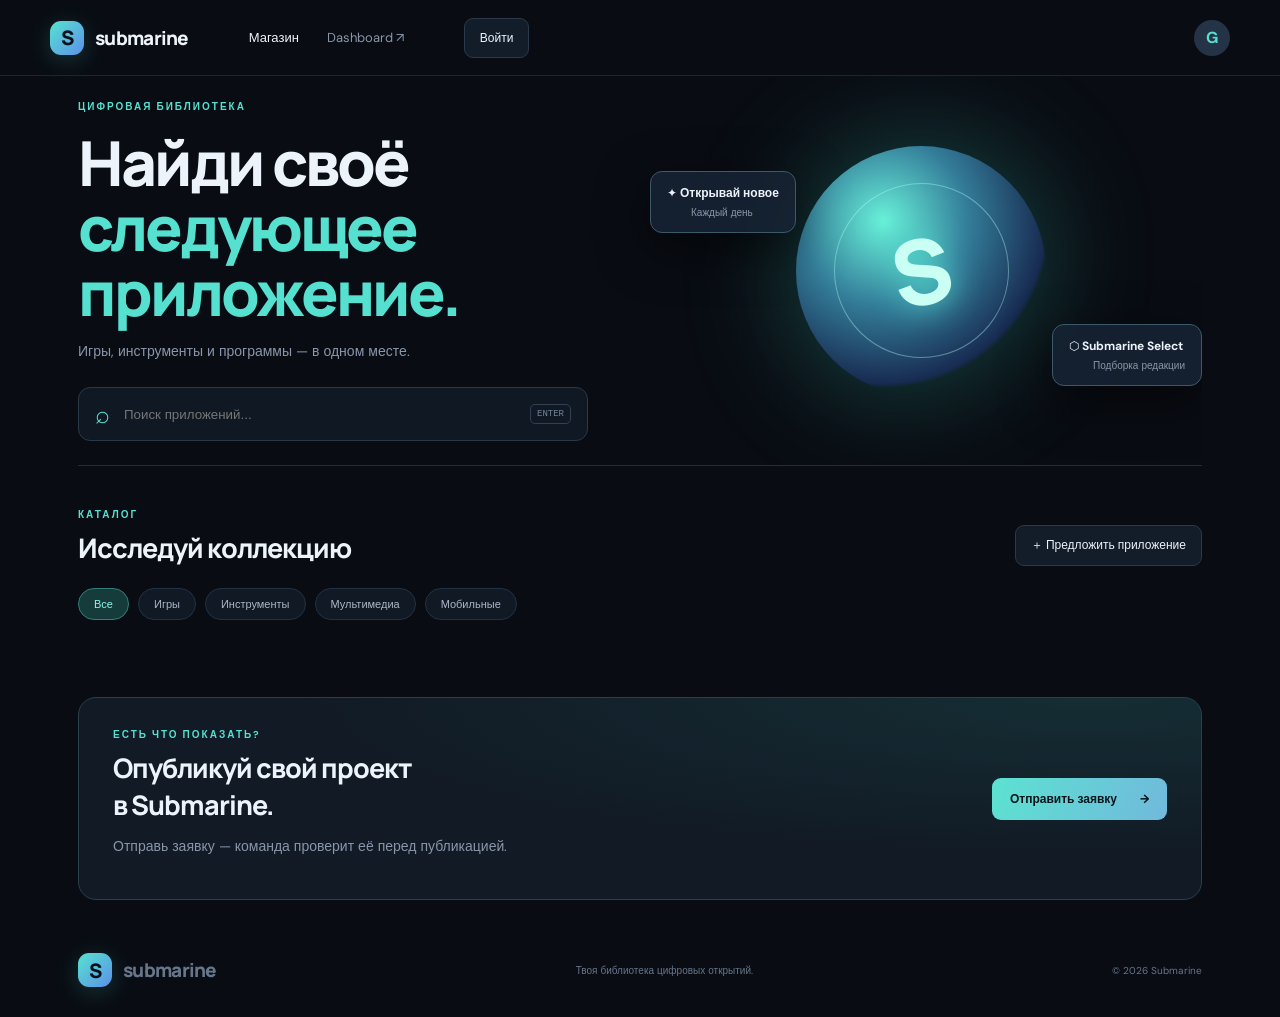
<file: index.html>
<!doctype html>
<html lang="ru"><head><meta charset="utf-8"><meta name="viewport" content="width=device-width,initial-scale=1"><title>Submarine Store</title><link rel="stylesheet" href="style.css"></head>
<body data-page="store">
<header class="top"><a class="brand" href="index.html"><span class="logo">S</span> submarine</a><nav><a class="active" href="index.html">Магазин</a><a href="dashboard.html">Dashboard ↗</a></nav><button class="ghost" id="authBtn">Войти</button><div class="user" id="userBadge">G</div></header>
<main class="wrap">
<section class="hero"><div><div class="eyebrow">ЦИФРОВАЯ БИБЛИОТЕКА</div><h1>Найди своё<br><em>следующее приложение.</em></h1><p>Игры, инструменты и программы — в одном месте.</p><div class="search"><span>⌕</span><input id="search" placeholder="Поиск приложений..." /><kbd>ENTER</kbd></div></div><div class="hero-art"><div class="orb"></div><div class="float-card fc1">✦ <b>Открывай новое</b><small>Каждый день</small></div><div class="float-card fc2">⬡ <b>Submarine Select</b><small>Подборка редакции</small></div><div class="ring">S</div></div></section>
<section class="section-head"><div><div class="eyebrow">КАТАЛОГ</div><h2>Исследуй коллекцию</h2></div><button class="ghost" id="submitBtn">＋ Предложить приложение</button></section>
<div class="filters" id="filters"><button class="chip selected" data-cat="Все">Все</button><button class="chip" data-cat="Игры">Игры</button><button class="chip" data-cat="Инструменты">Инструменты</button><button class="chip" data-cat="Мультимедиа">Мультимедиа</button><button class="chip" data-cat="Мобильные">Мобильные</button></div>
<section class="cards" id="cards"></section>
<section class="bottom-cta"><div><div class="eyebrow">ЕСТЬ ЧТО ПОКАЗАТЬ?</div><h2>Опубликуй свой проект<br>в Submarine.</h2><p>Отправь заявку — команда проверит её перед публикацией.</p></div><button class="primary" id="submitBtn2">Отправить заявку <span>→</span></button></section>
<footer><span class="brand"><span class="logo">S</span> submarine</span><span>Твоя библиотека цифровых открытий.</span><span>© 2026 Submarine</span></footer>
</main>
<div class="modal hidden" id="modal"><div class="dialog"><button class="close" id="close">×</button><div class="eyebrow">НОВАЯ ЗАЯВКА</div><h2>Предложить приложение</h2><label>Название<input placeholder="Например, Pixel Studio"></label><label>Ссылка на файл или страницу<input placeholder="https://..."></label><label>Категория<select><option>Игры</option><option>Инструменты</option><option>Мультимедиа</option><option>Мобильные</option></select></label><label>Описание<textarea placeholder="Расскажи о приложении"></textarea></label><button class="primary full" id="send">Отправить на проверку →</button><p class="hint" id="notice"></p></div></div>
<script type="module" src="app.js"></script></body></html>
</file>
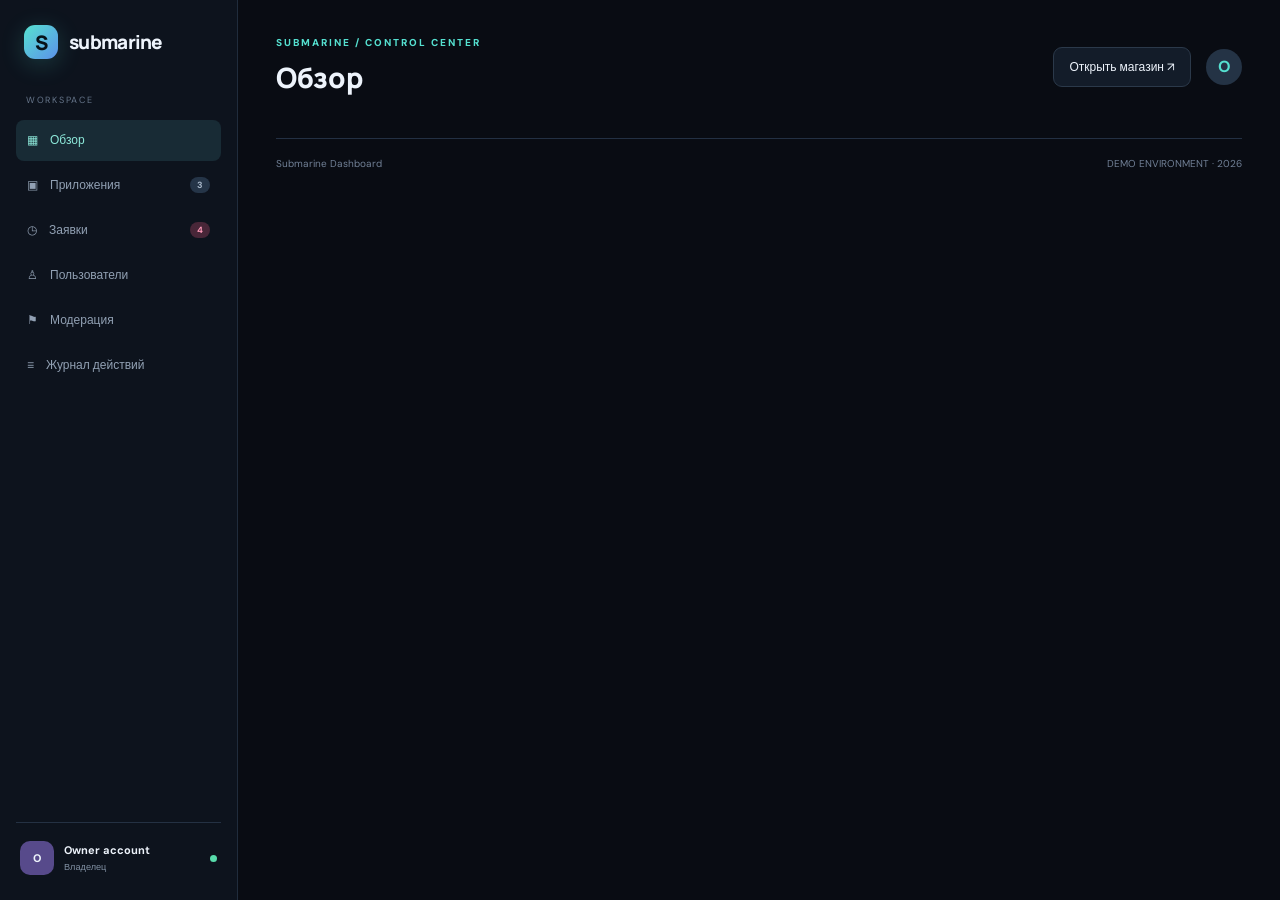
<file: dashboard.html>
<!doctype html>
<html lang="ru"><head><meta charset="utf-8"><meta name="viewport" content="width=device-width,initial-scale=1"><title>Submarine Dashboard</title><link rel="stylesheet" href="style.css"></head>
<body data-page="dashboard">
<aside class="sidebar"><a class="brand" href="index.html"><span class="logo">S</span> submarine</a><div class="side-label">WORKSPACE</div><a class="side active" data-view="overview">▦　Обзор</a><a class="side" data-view="apps">▣　Приложения <b class="count">3</b></a><a class="side" data-view="requests">◷　Заявки <b class="count pink">4</b></a><a class="side" data-view="users">♙　Пользователи</a><a class="side" data-view="moderation">⚑　Модерация</a><a class="side" data-view="logs">≡　Журнал действий</a><div class="side-bottom"><div class="admin-avatar">O</div><div><b>Owner account</b><small>Владелец</small></div><span class="online"></span></div></aside>
<main class="dash-main"><header class="dash-top"><div><span class="eyebrow">SUBMARINE / CONTROL CENTER</span><h1 id="viewTitle">Обзор</h1></div><div class="top-actions"><a class="ghost linkbtn" href="index.html">Открыть магазин ↗</a><div class="user">O</div></div></header>
<div id="viewContent"></div><footer class="dash-footer">Submarine Dashboard <span>DEMO ENVIRONMENT · 2026</span></footer></main>
<div class="toast" id="toast"></div><script type="module" src="dashboard.js"></script></body></html>
</file>
<file: style.css>
@import url('https://fonts.googleapis.com/css2?family=DM+Sans:wght@400;500;600;700;800&family=Manrope:wght@400;500;600;700;800&display=swap');
:root{--bg:#090c13;--panel:#111722;--panel2:#151e2c;--line:#222d3d;--text:#edf3fb;--muted:#8996a9;--cyan:#55e0d0;--purple:#8b7cff;--pink:#ff7ca8}*{box-sizing:border-box}body{margin:0;background:var(--bg);color:var(--text);font-family:'DM Sans',sans-serif}a{color:inherit;text-decoration:none}button{font:inherit;cursor:pointer;color:inherit;border:0}.top{height:76px;border-bottom:1px solid #1b2533;display:flex;align-items:center;padding:0 max(calc((100% - 1180px)/2),28px);gap:60px}.brand{display:flex;align-items:center;gap:11px;font:800 19px Manrope;letter-spacing:-.7px}.logo{width:34px;height:34px;display:grid;place-items:center;border-radius:11px;background:linear-gradient(135deg,#56e2d1,#5c91e9);color:#071119;font-weight:900;font-size:20px;box-shadow:0 5px 25px #55e0d033}.top nav{display:flex;gap:28px;color:var(--muted);font-size:13px}.top nav a.active{color:var(--text)}.user{margin-left:auto;width:36px;height:36px;border-radius:50%;background:#243345;display:flex;align-items:center;justify-content:center;font-weight:700;color:var(--cyan)}.user span{display:none}.wrap{max-width:1180px;margin:auto;padding:0 28px}.hero{min-height:390px;display:grid;grid-template-columns:1fr 1fr;align-items:center;border-bottom:1px solid var(--line);overflow:hidden}.eyebrow{font-size:10px;letter-spacing:2px;color:var(--cyan);font-weight:800}.hero h1{font:800 clamp(38px,5vw,62px)/1.05 Manrope;letter-spacing:-3px;margin:17px 0}.hero h1 em{font-style:normal;color:var(--cyan)}.hero p,.bottom-cta p{color:var(--muted);font-size:14px}.search{margin-top:27px;max-width:510px;height:54px;border:1px solid #29394a;background:#101824;border-radius:12px;display:flex;align-items:center;padding:0 16px;gap:12px}.search span{font-size:25px;color:var(--cyan)}.search input{background:none;border:0;outline:0;color:white;flex:1;font:14px inherit}.search kbd{font-size:9px;color:#758398;border:1px solid #334052;padding:4px 6px;border-radius:5px}.hero-art{height:330px;position:relative;display:grid;place-items:center}.orb{position:absolute;width:250px;height:250px;border-radius:50%;background:radial-gradient(circle at 35% 30%,#69f1d9,#347e9a 35%,#182b51 68%,transparent 70%);filter:drop-shadow(0 0 55px #37cbb755)}.ring{width:175px;height:175px;border:1px solid #b1fff866;border-radius:50%;display:grid;place-items:center;font:800 90px Manrope;color:#cafff4;text-shadow:0 0 30px #55e0d0;transform:rotate(-12deg);z-index:1}.float-card{position:absolute;z-index:2;background:#172333dd;border:1px solid #3b5967;border-radius:12px;padding:13px 16px;box-shadow:0 15px 50px #0008;font-size:12px}.float-card small{display:block;color:var(--muted);margin:5px 0 0 24px}.fc1{top:65px;left:10px}.fc2{bottom:50px;right:0}.section-head{display:flex;align-items:end;justify-content:space-between;margin:42px 0 22px}.section-head h2,.bottom-cta h2{font:750 27px Manrope;margin:8px 0 0;letter-spacing:-1px}.ghost{background:#131c29;border:1px solid #2b394a;border-radius:9px;padding:11px 15px;font-size:12px}.ghost:hover,.chip:hover{border-color:var(--cyan)}.filters{display:flex;gap:9px;flex-wrap:wrap;margin-bottom:22px}.chip{background:#111925;border:1px solid #243143;color:#aab6c7;border-radius:20px;padding:8px 15px;font-size:11px}.chip.selected{background:#153b3b;border-color:#347e79;color:#8ef5e5}.cards{display:grid;grid-template-columns:repeat(3,1fr);gap:16px}.app-card{background:linear-gradient(145deg,#151e2b,#101722);border:1px solid #253244;border-radius:15px;padding:18px;transition:.2s}.app-card:hover{transform:translateY(-4px);border-color:#4b9e9a}.app-top{display:flex;align-items:center;gap:13px}.app-icon{width:52px;height:52px;border-radius:14px;display:grid;place-items:center;font-size:24px;background:linear-gradient(135deg,#284e60,#23314b)}.app-icon.purple{background:linear-gradient(135deg,#55458a,#283b65)}.app-icon.orange{background:linear-gradient(135deg,#87563b,#503047)}.app-card h3{font-size:15px;margin:0 0 4px}.app-card small,.muted{color:var(--muted);font-size:11px}.rating{margin-left:auto;color:#f3d68a;font-size:11px}.app-card p{color:#9ca9ba;font-size:12px;line-height:1.55;min-height:38px}.tags{display:flex;gap:7px}.tag{font-size:9px;color:#92a5b9;background:#1c2938;padding:5px 8px;border-radius:5px}.card-foot{display:flex;justify-content:space-between;align-items:center;border-top:1px solid #253143;padding-top:13px;margin-top:15px;font-size:11px;color:#a9b6c6}.download{background:#193d3b;color:#8df2df;padding:8px 12px;border-radius:7px}.bottom-cta{margin:55px 0 35px;border:1px solid #28414a;border-radius:18px;padding:30px 34px;background:radial-gradient(ellipse at 90% 0%,#1c4a4a66,transparent 55%),#111a25;display:flex;align-items:center;justify-content:space-between}.primary{background:linear-gradient(110deg,#5ce2d1,#71b9dc);color:#08151b;border-radius:9px;padding:13px 18px;font-weight:800;font-size:12px}.primary span{margin-left:20px}footer{display:flex;align-items:center;justify-content:space-between;color:#67768a;font-size:10px;padding:18px 0 30px}.footer .brand{font-size:13px}.modal{position:fixed;inset:0;background:#02050bd9;display:grid;place-items:center;padding:20px;z-index:9}.hidden{display:none}.dialog{position:relative;width:min(480px,100%);background:#121b28;border:1px solid #334357;border-radius:18px;padding:28px}.dialog h2{font:750 24px Manrope;margin:10px 0 20px}.close{position:absolute;right:18px;top:14px;background:none;font-size:25px;color:#91a0b3}.dialog label{display:block;font-size:11px;color:#aebacc;margin:12px 0}.dialog input,.dialog select,.dialog textarea{display:block;width:100%;margin-top:7px;padding:12px;background:#0c131e;border:1px solid #2a394c;border-radius:8px;color:white;outline:0;font:12px inherit}.dialog textarea{min-height:75px;resize:vertical}.full{width:100%;margin-top:12px}.hint{color:var(--cyan);font-size:11px;min-height:14px}
/* dashboard */.sidebar{position:fixed;inset:0 auto 0 0;width:238px;background:#0d131d;border-right:1px solid #202c3c;padding:25px 16px;display:flex;flex-direction:column}.sidebar .brand{padding:0 8px 35px}.side-label{font-size:9px;letter-spacing:1.7px;color:#66758a;padding:0 10px 12px}.side{padding:12px 11px;color:#91a0b3;border-radius:8px;font-size:12px;margin:2px 0;cursor:pointer}.side.active,.side:hover{background:#182b35;color:#8de9da}.count{float:right;background:#253548;color:#aab9cb;border-radius:10px;padding:2px 7px;font-size:9px}.count.pink{background:#482638;color:#ff9bb9}.side-bottom{margin-top:auto;border-top:1px solid #243143;padding:18px 4px 0;display:flex;align-items:center;gap:10px;font-size:11px}.admin-avatar{width:34px;height:34px;border-radius:10px;background:#574a8b;display:grid;place-items:center;font-weight:800}.side-bottom small{display:block;color:#8190a3;margin-top:4px}.online{width:7px;height:7px;border-radius:50%;background:#58dbab;margin-left:auto}.dash-main{margin-left:238px;padding:30px 38px;max-width:1500px}.dash-top{display:flex;align-items:center;justify-content:space-between;margin-bottom:28px}.dash-top h1{font:800 28px Manrope;margin:7px 0}.top-actions{display:flex;align-items:center;gap:15px}.linkbtn{display:inline-block}.stats{display:grid;grid-template-columns:repeat(4,1fr);gap:14px}.stat{background:#121b27;border:1px solid #263448;border-radius:13px;padding:18px}.stat small{color:#8c9bb0;font-size:10px}.stat strong{display:block;font:800 27px Manrope;margin:12px 0 5px}.trend{font-size:10px;color:#70d9b8}.panel{background:#121b27;border:1px solid #263448;border-radius:13px;padding:19px;margin-top:17px}.panel-head{display:flex;align-items:center;justify-content:space-between;margin-bottom:15px}.panel h3{font:700 14px Manrope;margin:0}.table{width:100%;border-collapse:collapse;font-size:11px}.table th{text-align:left;color:#73849a;font-weight:500;padding:12px 9px;border-bottom:1px solid #2a3748}.table td{padding:13px 9px;border-bottom:1px solid #202c3c;color:#c0cad8}.status{padding:5px 8px;border-radius:6px;background:#173c35;color:#78e0bd;font-size:9px}.status.wait{background:#46391e;color:#f1d18a}.status.block{background:#482532;color:#ff9bb2}.mini-btn{padding:7px 10px;border:1px solid #35465a;background:#182434;border-radius:6px;font-size:10px;margin-right:5px}.mini-btn:hover{border-color:var(--cyan)}.two-col{display:grid;grid-template-columns:1.3fr 1fr;gap:15px}.activity{display:flex;gap:12px;padding:12px 0;border-bottom:1px solid #253143;font-size:11px;color:#b7c2d0}.dot{width:8px;height:8px;border-radius:50%;background:var(--cyan);margin-top:3px;flex:none}.activity small{display:block;color:#77869a;margin-top:5px}.toolbar{display:flex;gap:10px;margin-bottom:15px}.toolbar input{background:#111b28;border:1px solid #2a394c;border-radius:8px;padding:10px 13px;color:white;outline:0;flex:1}.dash-footer{border-top:1px solid #233043;margin-top:35px;padding-top:18px;color:#718096;font-size:10px}.dash-footer span{float:right}.toast{position:fixed;bottom:22px;right:22px;background:#173b35;border:1px solid #3a8b7b;padding:12px 18px;border-radius:9px;font-size:12px;opacity:0;transition:.2s}.toast.show{opacity:1}
@media(max-width:850px){.hero{grid-template-columns:1fr}.hero-art{display:none}.cards{grid-template-columns:repeat(2,1fr)}.sidebar{width:65px;padding:20px 8px}.sidebar .brand{font-size:0;padding:0 7px 30px}.side-label,.side-bottom,.side{font-size:0}.side{height:42px}.side:before{font-size:16px}.side:nth-of-type(1):before{content:'▦'}.side:nth-of-type(2):before{content:'▣'}.side:nth-of-type(3):before{content:'◷'}.side:nth-of-type(4):before{content:'♙'}.side:nth-of-type(5):before{content:'⚑'}.side:nth-of-type(6):before{content:'≡'}.count{display:none}.dash-main{margin-left:65px;padding:25px 18px}.stats{grid-template-columns:repeat(2,1fr)}}@media(max-width:560px){.top{padding:0 16px;gap:18px}.top nav{gap:13px;font-size:11px}.wrap{padding:0 16px}.hero{min-height:340px}.hero h1{font-size:43px}.section-head{align-items:start;gap:12px;flex-direction:column}.cards{grid-template-columns:1fr}.bottom-cta{padding:22px;align-items:start;gap:20px;flex-direction:column}.bottom-cta h2{font-size:23px}footer{gap:12px;flex-wrap:wrap}.stats{gap:8px}.stat{padding:13px}.stat strong{font-size:22px}.dash-main{padding:20px 12px}.dash-top h1{font-size:23px}.two-col{grid-template-columns:1fr}.table{min-width:570px}.panel{overflow:auto}.top-actions .linkbtn{font-size:0;padding:10px}.top-actions .linkbtn:after{content:'↗';font-size:14px}}
</file>
